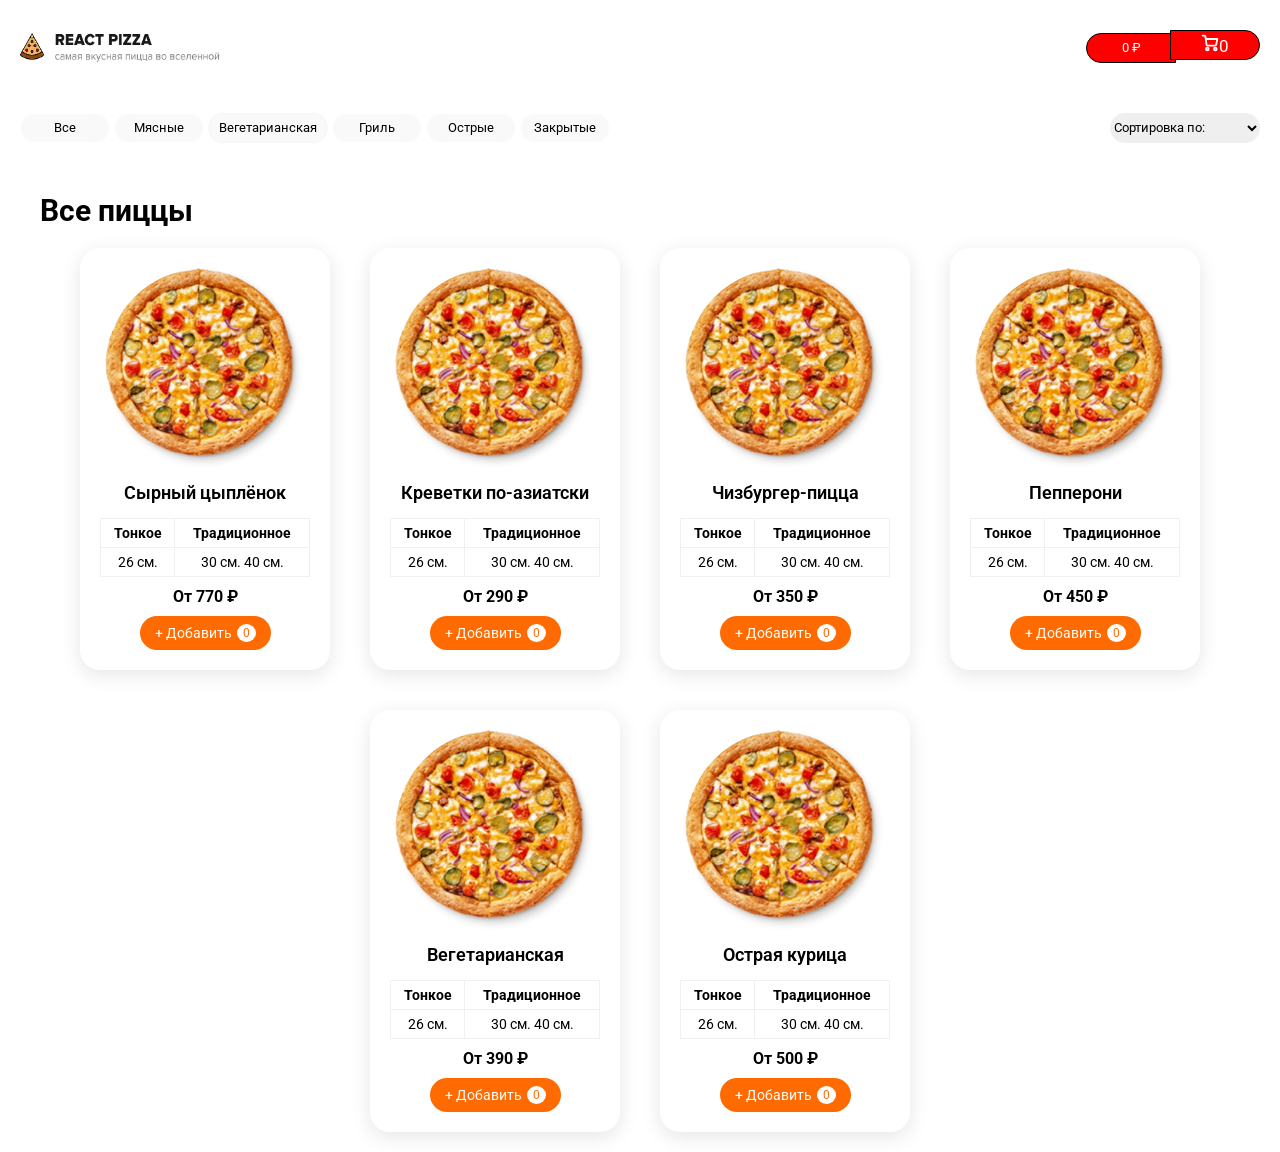
<file: index.html>
<!DOCTYPE html>
<html lang="ru">
<head>
  <meta charset="UTF-8" />
  <meta name="viewport" content="width=device-width, initial-scale=1.0"/>
  <title>Пицца</title>
  <link rel="stylesheet" href="style.css" />
</head>
<body>

  <header>
    <div class="div1">
      <img src="img/Group 1.png" alt="Logo" style="width: 200px;" />
      <div>
        <a href="./karzina.html"><button class="button1">0 ₽</button></a>
        <a href="./karzina.html"><button class="button2"><img src="img/iconfinder_shopping-cart_2561279 1.svg" alt="cart"/></button></a>
      </div>
    </div>
  </header>

  <section>
    <div class="div2">
      <div>
        <button class="button">Все</button>
        <button class="button">Мясные</button>
        <button class="button3">Вегетарианская</button>
        <button class="button">Гриль</button>
        <button class="button">Острые</button>
        <button class="button">Закрытые</button>
      </div>
      <select>
        <option disabled selected>Сортировка по:</option>
        <option>По популярности</option>
        <option>По цене</option>
        <option>По алфавиту</option>
      </select>
    </div>
  </section>

  <section>
    <h1 class="h11">Все пиццы</h1>
    <div class="div3" id="all-pizzas"></div>
  </section>

  <script src="script.js"></script>
</body>
</html>
</file>
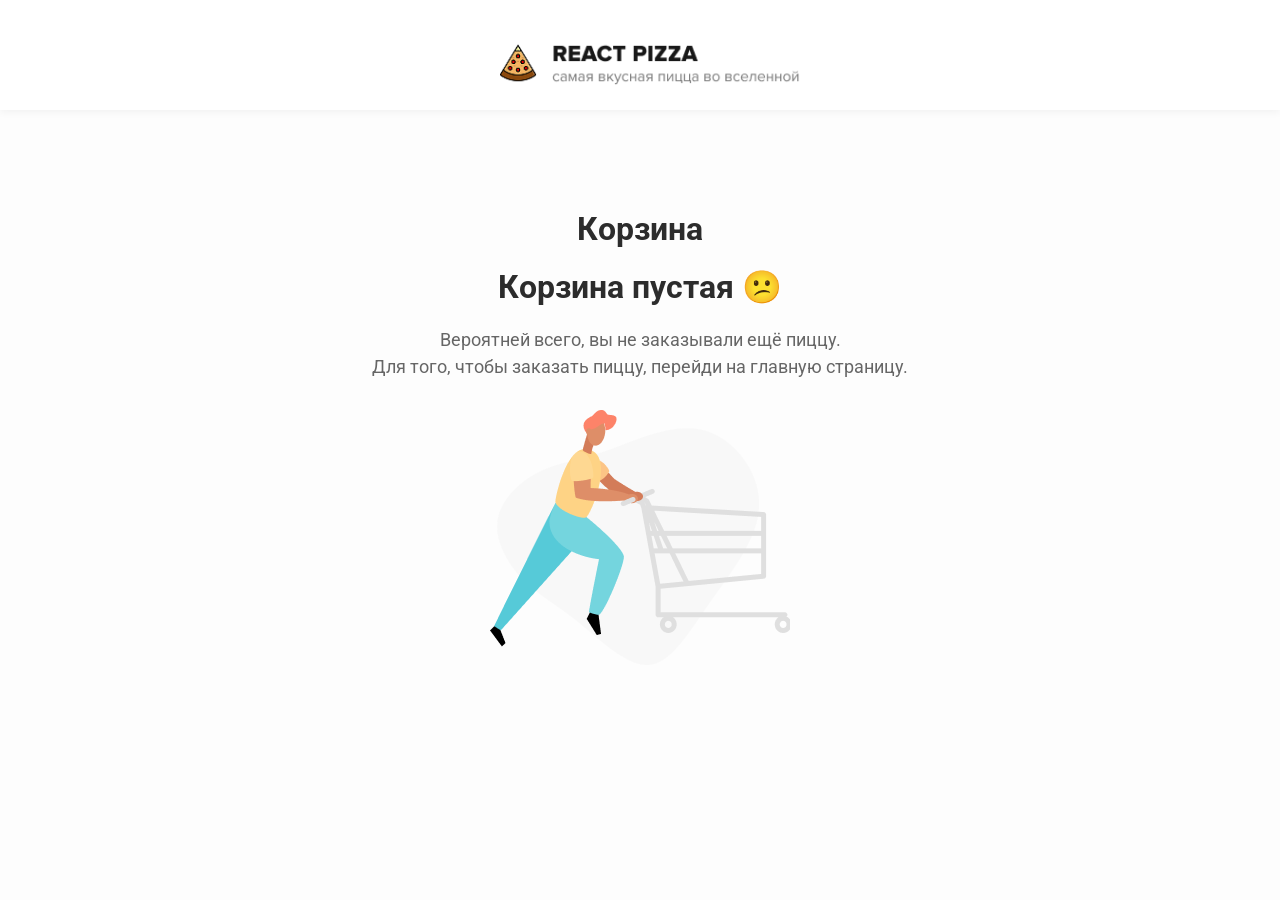
<file: karzina.html>
<!DOCTYPE html>
<html lang="ru">
<head>
  <meta charset="UTF-8" />
  <meta name="viewport" content="width=device-width, initial-scale=1.0"/>
  <title>Корзина</title>
  <link rel="stylesheet" href="style1.css"/>
</head>
<body>

  <header>
    <div>
      <a href="index.html"><img src="img/Group 1.png" alt="logo" style="width: 300px; margin: 20px 0 0 20px;"></a>
    </div>
  </header>

  <section class="div1">
    <h2>Корзина</h2>
    <div class="order-summary" id="order-summary" style="display: none;">
      <h3>Ваш заказ:</h3>
      <ul id="cart-items"></ul>
      <p class="total">Сумма заказа: <span id="total-price">0</span> ₽</p>
    </div>
    <div id="empty-cart">
      <h2>Корзина пустая 😕</h2>
      <p>Вероятней всего, вы не заказывали ещё пиццу. <br>Для того, чтобы заказать пиццу, перейди на главную страницу.</p>
      <img src="img/Layer 2.png" alt="empty" />
    </div>
  </section>

  <script src="script1.js"></script>
</body>
</html>
</file>
<file: style.css>
@import url('https://fonts.googleapis.com/css2?family=Roboto:ital,wght@0,100..900;1,100..900&display=swap');


*{
    margin: 0;
    padding: 0;
    box-sizing: border-box;
    list-style: none;
    text-decoration: none;
    font-family: "Roboto", sans-serif;
}

.div1{
    margin: 0 auto;
    display: flex;
    justify-content: space-between;
    margin: 30px 20px 0px 20px;
}

.button1{
    background-color: red;
    width: 90px;
    height: 30px;   
    border-radius: 50px 0px 0px 50px ;
    border: 1px solid black;
    color: white;
}

.button2{
    background-color: red;
    width: 90px;
    height: 30px;   
    border-radius: 0px 50px 50px 0px;
    border: 1px solid black;
    margin: 0px 0px 0px -10px;
    color: white;
    font-size: 17px;
}

select{
    width: 150px;
    height: 30px;
    border-radius: 50px;
    border: none;
    margin-left: 10px;
}

option{
    width: 100%;
    height: 100%;
    background-color: orange;
    border-radius: 50px;
    color: white;
}

option:hover{
    background-color: red;
    color: white;
}

.div2{
    display: flex;
    justify-content: space-between;
    margin: 50px 20px 0px 20px;
}

.div2 .button{
    background: #F9F9F9;;
    width: 90px;
    height: 30px;   
    border-radius: 50px;
    border: 1px solid white;
    color: black;
    transition: 0.5s;
}

.button3{
    background: #F9F9F9;
    width: 120px;
    height: 30px;   
    border: 1px solid whitesmoke;
    border-radius: 50px;
    color: black;
    transition: 0.5s;
}

.button:hover{
    background: black;
    color: white;
    transition: 0.5s;
}

.button3:hover{
    background: black;
    color: white;
    transition: 0.5s;
}

.h11{
    margin: 50px 0px 0px 40px;
    font-size: 30px;
}

.pizza-card {
    width: 250px;
    padding: 20px;
    border-radius: 20px;
    box-shadow: 0 5px 20px rgba(0, 0, 0, 0.1);
    text-align: center;
    font-family: 'Roboto', sans-serif;
    background-color: white;
    margin: 20px;
}

.pizza-image {
    width: 200px;
    height: 200px;
    object-fit: cover;
    border-radius: 50%;
    margin-bottom: 10px;
}

.pizza-name {
    font-size: 18px;
    font-weight: 600;
    margin-bottom: 15px;
}

.pizza-card table {
    width: 100%;
    margin: 10px 0;
    font-size: 14px;
    border-collapse: collapse;
}

.pizza-card th, .pizza-card td {
    padding: 6px;
    border: 1px solid #f0f0f0;
    border-radius: 10px;
}

.price {
    font-size: 16px;
    font-weight: bold;
    margin: 10px 0;
}

.add-btn {
    background-color: #ff6b01;
    color: white;
    border: none;
    padding: 8px 15px;
    border-radius: 30px;
    font-size: 14px;
    cursor: pointer;
    transition: 0.3s;
    display: inline-flex;
    align-items: center;
    gap: 5px;
}

.add-btn:hover {
    background-color: #e85c00;
}

.add-btn::after {
    content: "0";
    background-color: white;
    color: #ff6b01;
    border-radius: 50%;
    padding: 2px 6px;
    font-size: 12px;
}


.div3{
    width: 100%;
    display: flex;
    justify-content: center;
    flex-wrap: wrap;
}
</file>
<file: style1.css>
@import url('https://fonts.googleapis.com/css2?family=Roboto:ital,wght@0,100..900;1,100..900&display=swap');

* {
    margin: 0;
    padding: 0;
    box-sizing: border-box;
    text-decoration: none;
    list-style: none;
    font-family: "Roboto", sans-serif;
    color: #333;
}

.div1{
    text-align: center;
    margin: 100px 0px 0px 0px;
}


body {
    background-color: #fdfdfd;
}

header {
    background-color: #fff;
    box-shadow: 0 2px 8px rgba(0, 0, 0, 0.05);
    padding: 20px 0;
    display: flex;
    justify-content: center;
}

.div1 h2 {
    font-size: 32px;
    font-weight: 700;
    margin-bottom: 20px;
    color: #2c2c2c;
}

.div1 p {
    font-size: 18px;
    color: #666;
    line-height: 1.5;
    margin-bottom: 30px;
}

.order-summary {
    margin-top: 40px;
    padding: 20px;
    border: 1px solid #eaeaea;
    border-radius: 12px;
    display: inline-block;
    background-color: #fff;
}

.order-summary h3 {
    margin-bottom: 10px;
    font-size: 24px;
}

.order-summary ul {
    text-align: left;
    padding-left: 20px;
    margin-bottom: 15px;
}

.order-summary li {
    font-size: 16px;
    margin-bottom: 5px;
}

.total {
    font-size: 20px;
    font-weight: bold;
    color: #e85c00;
}
</file>
